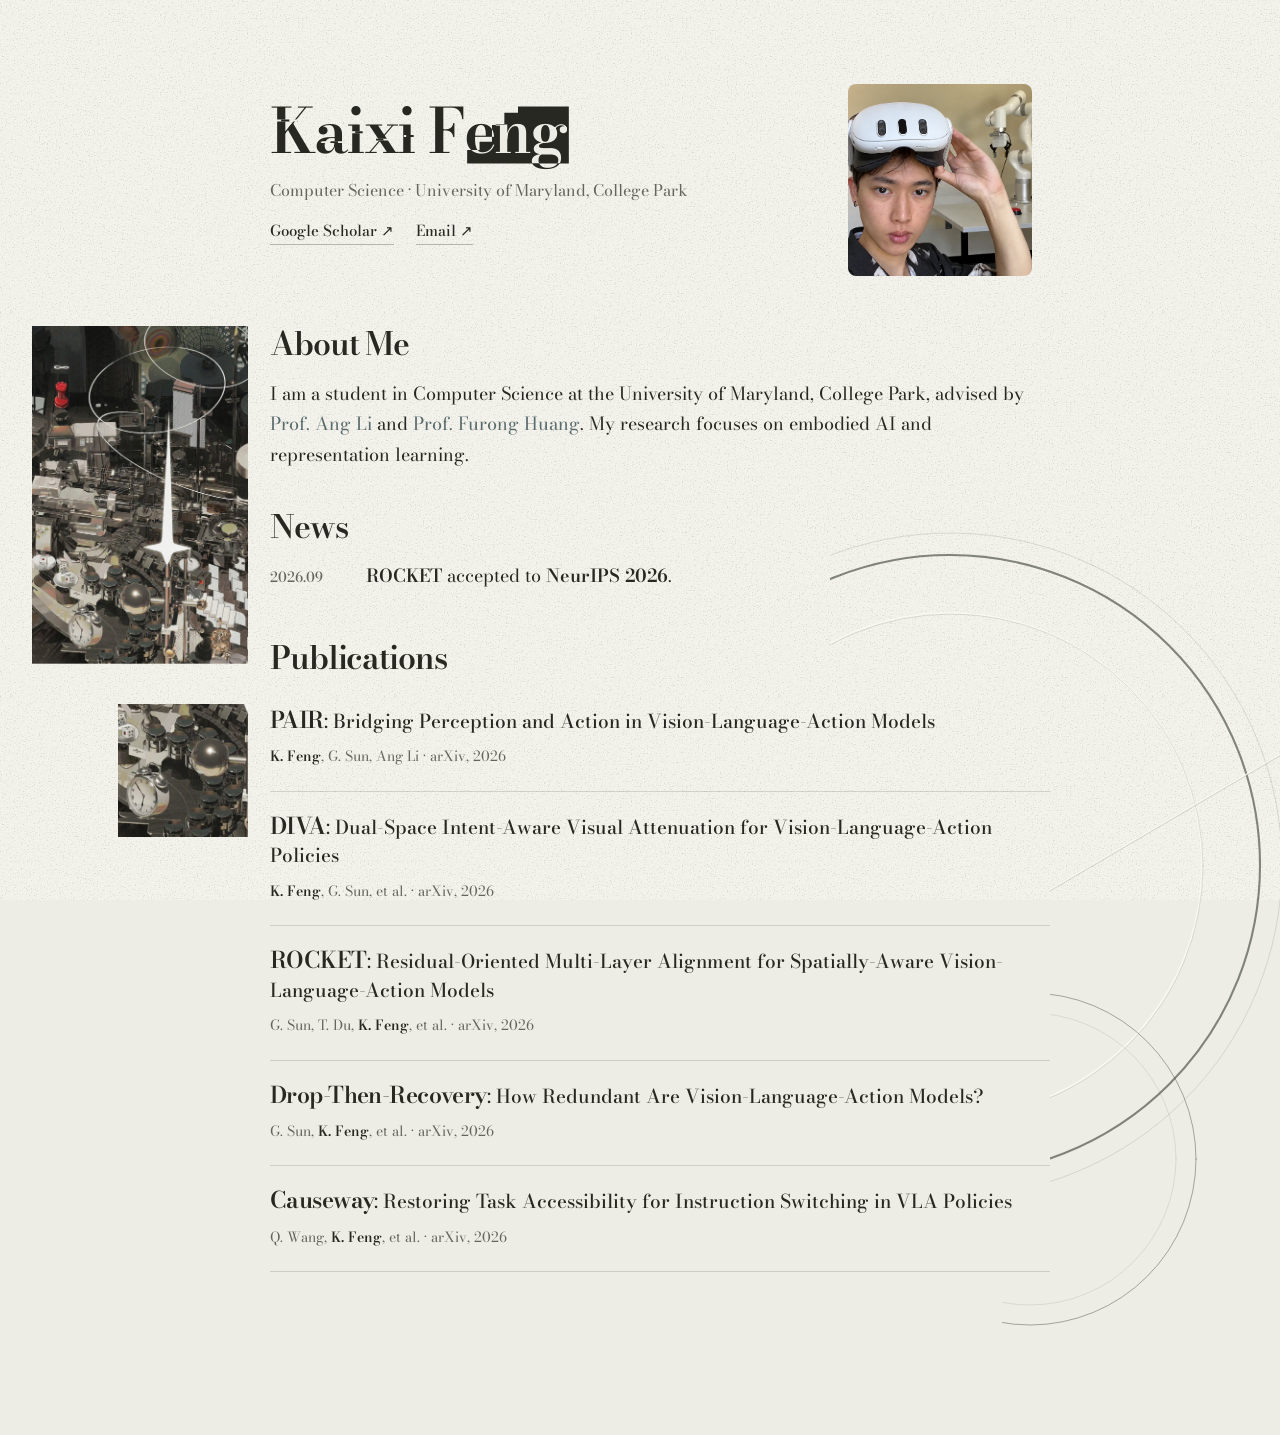
<file: index.html>
<!DOCTYPE html>

<html lang="en">
<head>
<meta charset="utf-8"/>
<meta content="width=device-width, initial-scale=1" name="viewport"/>
<meta content="#eeede5" name="theme-color"/>
<meta content="Kaixi Feng — Computer Science student at the University of Maryland, College Park. Research in embodied AI and representation learning." name="description"/>
<meta content="Kaixi Feng — Homepage" property="og:title"/>
<meta content="Research and publications in embodied AI and representation learning." property="og:description"/>
<meta content="website" property="og:type"/>
<meta content="index, follow" name="robots"/>
<link href="https://kaixi66.github.io/Kaixi-Feng.github.io/" rel="canonical"/>
<meta content="https://kaixi66.github.io/Kaixi-Feng.github.io/" property="og:url"/>
<meta content="https://kaixi66.github.io/Kaixi-Feng.github.io/assets/kaixi-portrait-retouched.png" property="og:image"/>
<meta content="Kaixi Feng with a VR headset and robot arm" property="og:image:alt"/>
<meta content="summary" name="twitter:card"/>
<script type="application/ld+json">
{"@context":"https://schema.org","@type":"Person","name":"Kaixi Feng","url":"https://kaixi66.github.io/Kaixi-Feng.github.io/","image":"https://kaixi66.github.io/Kaixi-Feng.github.io/assets/kaixi-portrait-retouched.png","email":"mailto:kaixi@terpmail.umd.edu","jobTitle":"Computer Science student","affiliation":{"@type":"CollegeOrUniversity","name":"University of Maryland, College Park","url":"https://www.umd.edu/"},"sameAs":["https://scholar.google.com/citations?user=DMrUs2QAAAAJ&hl=en"],"knowsAbout":["Embodied AI","Representation Learning","Vision-Language-Action"]}
</script>
<title>Kaixi Feng — Homepage</title>
<link href="./favicon.svg" rel="icon" type="image/svg+xml"/>
<link href="./styles.css?v=20261017-advisor-links" rel="stylesheet"/>
<script defer="" src="./visitor-insights.js?v=20261016-cookieless"></script>
<script defer="" src="./main.js?v=20261015-no-analytics-ui"></script>
</head>
<body>
<a class="skip-link" href="#main">Skip to content</a>
<div class="site-layout"><aside aria-hidden="true" class="art-rail art-rail-left">
<div class="art-left-group">
<div aria-hidden="true" class="art-panel art-left"><svg focusable="false" preserveaspectratio="xMidYMid slice" viewbox="140 0 900 1407"><image height="1407" href="./assets/mechanical-left.png" width="1056"/></svg></div>
<div class="art-detail-frame">
<div class="art-detail"><svg focusable="false" preserveAspectRatio="xMidYMid slice" viewBox="175 520 350 360"><image height="1031" href="./assets/mechanical-detail.png" width="886"/></svg></div>
</div>
</div>
</aside><div class="page" id="top">
<header aria-label="Profile" class="profile">
<div class="identity"><h1 aria-label="Kaixi Feng"><svg class="name-wordmark" aria-hidden="true" focusable="false" viewBox="0 0 492 128">
<defs>
<path id="name-field" d="M400 25H482V117H318V95H338V82H358V55H378V35H400Z"/>
<clipPath id="name-inverse"><use href="#name-field"/></clipPath>
<clipPath id="name-noise-k"><path d="M10 46H45V49H10Z"/></clipPath>
<clipPath id="name-noise-a"><path d="M82 81H122V84H82Z"/></clipPath>
<clipPath id="name-noise-i-first"><path d="M130 65H157V68H130Z"/></clipPath>
<clipPath id="name-noise-x"><path d="M171 77H204V80H171Z"/></clipPath>
<clipPath id="name-noise-i-last"><path d="M216 71H242V74H216Z"/></clipPath>
<g id="name-type"><text x="0" y="100" font-size="100" font-family="Bodoni Moda" font-weight="600" style="font-optical-sizing:none;font-variation-settings: &quot;opsz&quot; 12;letter-spacing:-4px">Kaixi Feng</text></g>
<g id="name-composition"><use href="#name-field" class="wordmark-ink"/><use href="#name-type" class="wordmark-ink"/><use href="#name-type" class="wordmark-paper" clip-path="url(#name-inverse)"/></g>
</defs>
<use href="#name-composition"/>
<path d="M10 46H45V49H10ZM82 81H122V84H82ZM130 65H157V68H130ZM171 77H204V80H171ZM216 71H242V74H216Z" class="wordmark-paper"/>
<g clip-path="url(#name-noise-k)"><use href="#name-type" transform="translate(6 0)" class="wordmark-ink"/></g>
<g clip-path="url(#name-noise-a)"><use href="#name-type" transform="translate(-5 0)" class="wordmark-ink"/></g>
<g clip-path="url(#name-noise-i-first)"><use href="#name-type" transform="translate(5 0)" class="wordmark-ink"/></g>
<g clip-path="url(#name-noise-x)"><use href="#name-type" transform="translate(-5 0)" class="wordmark-ink"/></g>
<g clip-path="url(#name-noise-i-last)"><use href="#name-type" transform="translate(5 0)" class="wordmark-ink"/></g>

</svg></h1><p class="profile-role">Computer Science · University of Maryland, College Park</p><div class="profile-links">
<a href="https://scholar.google.com/citations?user=DMrUs2QAAAAJ&amp;hl=en" rel="noopener noreferrer" target="_blank">Google Scholar ↗</a>
<a href="mailto:kaixi@terpmail.umd.edu" aria-label="Email Kaixi Feng at kaixi@terpmail.umd.edu">Email ↗</a>
</div></div>
<div class="portrait"><img src="./assets/kaixi-portrait-retouched.png" alt="Kaixi Feng wearing a VR headset beside a robot arm in a robotics lab" width="184" height="192" fetchpriority="high"/></div>
</header>
<main class="content" id="main">
<section aria-labelledby="about-heading" class="content-section" id="about">
<h2 id="about-heading">About Me</h2>
<p>I am a student in Computer Science at the University of Maryland, College Park, advised by <a class="advisor-link" href="https://www.ang-li.com/" rel="noopener noreferrer" target="_blank">Prof. Ang Li</a> and <a class="advisor-link" href="https://furong-huang.com/" rel="noopener noreferrer" target="_blank">Prof. Furong Huang</a>. My research focuses on embodied AI and representation learning.</p>
</section>
<section aria-labelledby="news-heading" class="content-section" id="news">
<h2 id="news-heading">News</h2>
<ul class="news-list"><li><time datetime="2026-09">2026.09</time><p><strong>ROCKET</strong> accepted to <strong>NeurIPS 2026</strong>.</p></li></ul>
</section>
<section aria-labelledby="publications-heading" class="content-section publications-section" id="publications">
<h2 id="publications-heading">Publications</h2>
<div class="publication-list">
<article class="publication">
<h3><a href="https://arxiv.org/abs/2610.09016" rel="noopener noreferrer" target="_blank"><span class="paper-name">PAIR</span>: Bridging Perception and Action in Vision-Language-Action Models</a></h3>
<p><strong>K. Feng</strong>, G. Sun, Ang Li<span class="venue"> · arXiv, 2026</span></p>
</article>
<article class="publication">
<h3><a href="https://arxiv.org/abs/2610.09144" rel="noopener noreferrer" target="_blank"><span class="paper-name">DIVA</span>: Dual-Space Intent-Aware Visual Attenuation for Vision-Language-Action Policies</a></h3>
<p><strong>K. Feng</strong>, G. Sun, et al.<span class="venue"> · arXiv, 2026</span></p>
</article>
<article class="publication">
<h3><a href="https://arxiv.org/abs/2602.17951" rel="noopener noreferrer" target="_blank"><span class="paper-name">ROCKET</span>: Residual-Oriented Multi-Layer Alignment for Spatially-Aware Vision-Language-Action Models</a></h3>
<p>G. Sun, T. Du, <strong>K. Feng</strong>, et al.<span class="venue"> · arXiv, 2026</span></p>
</article>
<article class="publication">
<h3><a href="https://arxiv.org/abs/2606.27755" rel="noopener noreferrer" target="_blank"><span class="paper-name">Drop-Then-Recovery</span>: How Redundant Are Vision-Language-Action Models?</a></h3>
<p>G. Sun, <strong>K. Feng</strong>, et al.<span class="venue"> · arXiv, 2026</span></p>
</article>
<article class="publication">
<h3><a href="https://arxiv.org/abs/2609.30913" rel="noopener noreferrer" target="_blank"><span class="paper-name">Causeway</span>: Restoring Task Accessibility for Instruction Switching in VLA Policies</a></h3>
<p>Q. Wang, <strong>K. Feng</strong>, et al.<span class="venue"> · arXiv, 2026</span></p>
</article>
</div>
</section>
</main>
</div><aside aria-hidden="true" class="art-rail orbital-field"><img src="./assets/etched-orbit.svg" alt="" width="680" height="910" decoding="async"/></aside></div>
</body>
</html>
</file>
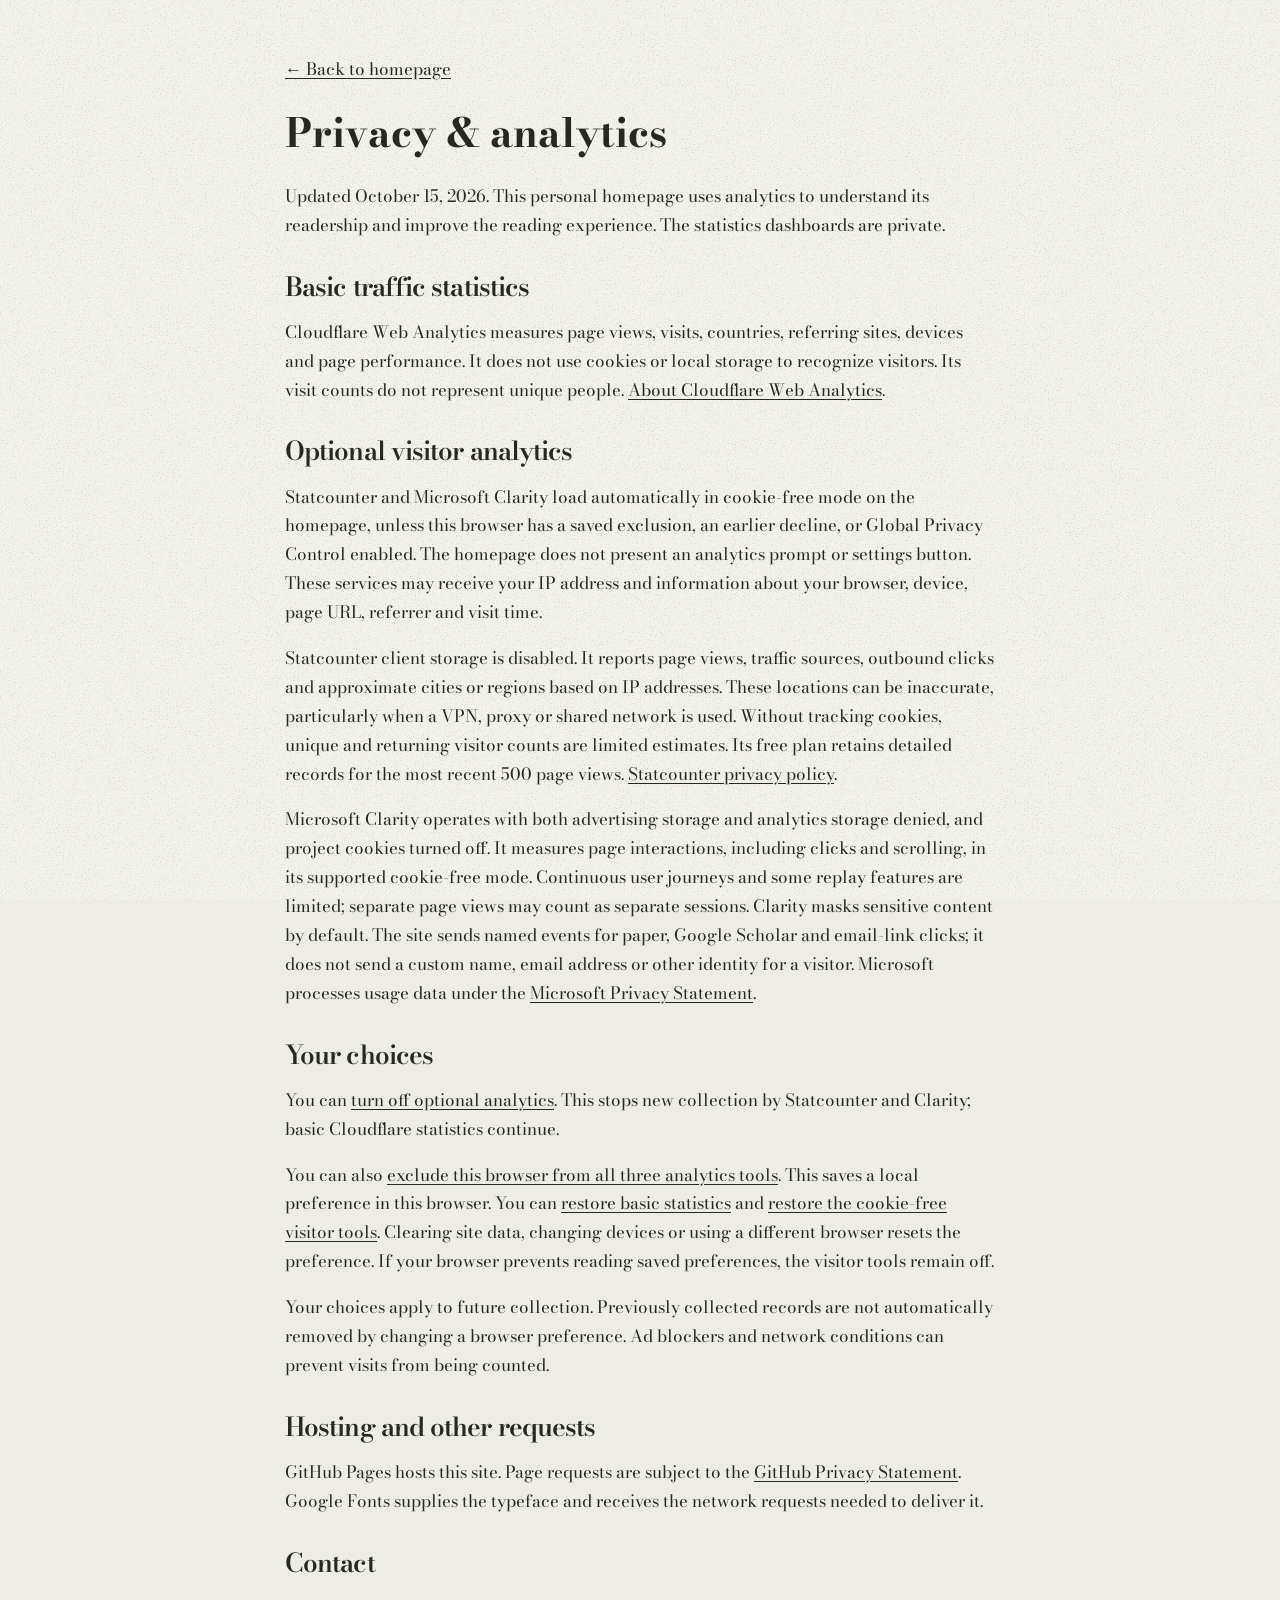
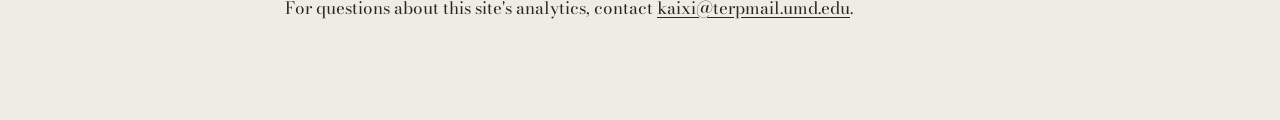
<file: privacy.html>
<!doctype html>
<html lang="en">
<head>
<meta charset="utf-8">
<meta name="viewport" content="width=device-width, initial-scale=1">
<meta name="description" content="How Kaixi Feng's homepage uses optional visitor analytics and how to change your choices.">
<title>Privacy &amp; analytics — Kaixi Feng</title>
<link rel="icon" href="./favicon.svg" type="image/svg+xml">
<link rel="stylesheet" href="./styles.css?v=20261015-insights-1">
<link rel="canonical" href="https://kaixi66.github.io/Kaixi-Feng.github.io/privacy.html">
</head>
<body>
<main class="privacy-page">
<a href="./">← Back to homepage</a>
<h1>Privacy &amp; analytics</h1>
<p>Updated October 15, 2026. This personal homepage uses analytics to understand its readership and improve the reading experience. The statistics dashboards are private.</p>
<h2>Basic traffic statistics</h2>
<p>Cloudflare Web Analytics measures page views, visits, countries, referring sites, devices and page performance. It does not use cookies or local storage to recognize visitors. Its visit counts do not represent unique people. <a href="https://www.cloudflare.com/web-analytics/" rel="noopener noreferrer" target="_blank">About Cloudflare Web Analytics</a>.</p>
<h2>Optional visitor analytics</h2>
<p>Statcounter and Microsoft Clarity load automatically in cookie-free mode on the homepage, unless this browser has a saved exclusion, an earlier decline, or Global Privacy Control enabled. The homepage does not present an analytics prompt or settings button. These services may receive your IP address and information about your browser, device, page URL, referrer and visit time.</p>
<p>Statcounter client storage is disabled. It reports page views, traffic sources, outbound clicks and approximate cities or regions based on IP addresses. These locations can be inaccurate, particularly when a VPN, proxy or shared network is used. Without tracking cookies, unique and returning visitor counts are limited estimates. Its free plan retains detailed records for the most recent 500 page views. <a href="https://statcounter.com/about/legal/#privacy" rel="noopener noreferrer" target="_blank">Statcounter privacy policy</a>.</p>
<p>Microsoft Clarity operates with both advertising storage and analytics storage denied, and project cookies turned off. It measures page interactions, including clicks and scrolling, in its supported cookie-free mode. Continuous user journeys and some replay features are limited; separate page views may count as separate sessions. Clarity masks sensitive content by default. The site sends named events for paper, Google Scholar and email-link clicks; it does not send a custom name, email address or other identity for a visitor. Microsoft processes usage data under the <a href="https://privacy.microsoft.com/privacystatement" rel="noopener noreferrer" target="_blank">Microsoft Privacy Statement</a>.</p>
<h2>Your choices</h2>
<p>You can <a href="./?insights=off">turn off optional analytics</a>. This stops new collection by Statcounter and Clarity; basic Cloudflare statistics continue.</p>
<p>You can also <a href="./?analytics=off">exclude this browser from all three analytics tools</a>. This saves a local preference in this browser. You can <a href="./?analytics=on">restore basic statistics</a> and <a href="./?insights=on">restore the cookie-free visitor tools</a>. Clearing site data, changing devices or using a different browser resets the preference. If your browser prevents reading saved preferences, the visitor tools remain off.</p>
<p>Your choices apply to future collection. Previously collected records are not automatically removed by changing a browser preference. Ad blockers and network conditions can prevent visits from being counted.</p>
<h2>Hosting and other requests</h2>
<p>GitHub Pages hosts this site. Page requests are subject to the <a href="https://docs.github.com/en/site-policy/privacy-policies/github-general-privacy-statement" rel="noopener noreferrer" target="_blank">GitHub Privacy Statement</a>. Google Fonts supplies the typeface and receives the network requests needed to deliver it.</p>
<h2>Contact</h2>
<p>For questions about this site's analytics, contact <a href="mailto:kaixi@terpmail.umd.edu">kaixi@terpmail.umd.edu</a>.</p>
</main>
</body>
</html>
</file>
<file: styles.css>
@import url('https://fonts.googleapis.com/css2?family=Bodoni+Moda:opsz,wght@6..96,400;6..96,500;6..96,600&display=swap');

:root{--paper:#eeede5;--ink:#272821;--muted:#64655d;--line:rgba(57,58,45,.17);--accent:#596a6d;--serif:'Bodoni Moda','Bodoni MT','Times New Roman',serif}
*{box-sizing:border-box}
html{scroll-behavior:smooth}
body{margin:0;background:var(--paper);color:var(--ink);font-family:var(--serif);font-weight:400;font-optical-sizing:none;font-variation-settings:"opsz" 12;-webkit-font-smoothing:antialiased}
body::before{content:"";position:fixed;inset:0;z-index:0;pointer-events:none;background:url('./grain.svg') repeat;background-size:384px 384px;opacity:.88;mix-blend-mode:soft-light}
::selection{background:#d0c8b7}
a{color:inherit;text-decoration:none}
a:hover{color:var(--accent)}
a:focus-visible{outline:2px solid var(--accent);outline-offset:5px}
.advisor-link{color:var(--accent)}
.advisor-link:hover,.advisor-link:focus-visible{color:#40575b;text-decoration:underline;text-decoration-color:rgba(64,87,91,.4);text-decoration-thickness:1px;text-underline-offset:.16em}
.skip-link{position:absolute;top:-70px;left:20px;background:var(--ink);color:var(--paper);padding:12px 18px;z-index:40}.skip-link:focus{top:12px}

.site-layout{position:relative;z-index:1;display:grid;grid-template-columns:minmax(0,1fr) minmax(0,900px) minmax(0,.8fr);grid-template-rows:repeat(4,auto);column-gap:58px;align-items:start;max-width:1640px;margin:0 auto;padding:92px 48px 120px}
/* Shared rows anchor the illustrations to content, including when text wraps. */
.page{min-width:0;display:grid;grid-column:2;grid-row:1 / 5;grid-template-rows:subgrid}
.profile{grid-row:1}
.content{display:grid;grid-row:2 / 5;grid-template-rows:subgrid;min-width:0}
#about{grid-row:1;padding-bottom:38px}
#news{grid-row:2;padding-bottom:48px}
#publications{grid-row:3}
.art-rail{position:relative;min-width:0}
.art-rail-left{grid-column:1;grid-row:2 / 5}
.art-panel{position:relative;pointer-events:none}
.art-panel>svg{display:block;width:100%;height:100%;overflow:hidden}
.art-left-group{width:calc(100% + 16px);max-width:244px;margin:0 0 0 auto}
.art-left{width:100%;aspect-ratio:900/1407;margin:0}
.art-detail-frame{position:relative;width:60%;max-width:156px;margin:40px 0 0 auto}
.art-detail{width:100%;aspect-ratio:350/360;overflow:hidden}
.art-detail svg{display:block;width:100%;height:100%}
/* Reveal the arc ends in the upper/lower whitespace; mask the reading area. */
.orbital-field{position:absolute;grid-column:3;grid-row:3 / 5;top:16px;left:-278px;height:910px;width:calc(100% + 278px);overflow:hidden;clip-path:polygon(0 0,100% 0,100% 100%,172px 100%,172px 740px,220px 740px,220px 170px,0 170px);pointer-events:none;user-select:none}
.orbital-field img{position:absolute;left:-180px;top:0;display:block;width:680px;height:910px;max-width:none}

.profile{position:relative}

.profile{display:grid;grid-template-columns:minmax(0,max-content) 184px;justify-content:start;align-items:center;gap:196px;margin-bottom:62px}
.portrait{position:relative;top:12px;width:184px;aspect-ratio:23/24;overflow:hidden;border-radius:8px}
.portrait img{display:block;width:100%;height:100%;object-fit:cover;object-position:50% 35%}
.profile h1{font-family:var(--serif);font-size:70px;line-height:1;letter-spacing:-.04em;font-weight:600;margin:0 0 19px;font-optical-sizing:none;font-variation-settings:"opsz" 12}

/* Hard-edged, static wordmark: shared geometry keeps the inverse lettering aligned. */
.name-wordmark{display:block;width:4.92em;height:1.28em;margin-bottom:-.18em;overflow:visible}
.name-wordmark text{font-family:var(--serif);font-size:100px;font-weight:600;font-optical-sizing:none;font-variation-settings:"opsz" 12;letter-spacing:-4px}
.wordmark-ink{fill:var(--ink)}
.wordmark-paper{fill:var(--paper)}

.profile-role{font-size:16px;line-height:1.5;color:var(--muted);margin:0}
.profile-links{display:flex;align-items:center;gap:22px;margin-top:18px}
.profile-links a{font-size:15px;line-height:1.4;font-weight:500;border-bottom:1px solid #b5b4a8;padding-bottom:3px}

.content-section{position:relative;margin:0;scroll-margin-top:32px}
h2{font-family:var(--serif);font-size:32px;line-height:1.12;letter-spacing:-.035em;font-weight:600;margin:0 0 17px;font-optical-sizing:none;font-variation-settings:"opsz" 12}
.content-section>p{font-size:18px;line-height:1.7;margin:0;max-width:78ch}
.news-list{list-style:none;margin:0;padding:0}
.news-list li{display:grid;grid-template-columns:76px minmax(0,1fr);gap:20px;align-items:baseline}
.news-list time{font-size:14px;font-weight:500;color:var(--muted);white-space:nowrap}
.news-list p{font-size:18px;line-height:1.7;margin:0}
.news-list strong{font-weight:600}
.publications-section{position:relative;margin:0}
.publications-section h2{margin-bottom:10px}
.publication{padding:22px 0 23px;border-bottom:1px solid var(--line)}
.publication h3{font-size:19px;line-height:1.5;letter-spacing:0;font-weight:500;margin:0 0 9px}
.paper-name{font-family:var(--serif);font-size:23px;font-weight:600;letter-spacing:-.025em;line-height:1;font-optical-sizing:none;font-variation-settings:"opsz" 12}
.publication p{font-size:14px;line-height:1.6;color:var(--muted);margin:0}
.publication p strong{font-weight:600;color:var(--ink)}
.venue{white-space:nowrap}

@media(max-width:1390px){.site-layout{grid-template-columns:minmax(0,1fr) minmax(0,780px) minmax(0,.8fr);column-gap:38px;padding:72px 32px 100px}.profile h1{font-size:62px}.profile{gap:160px}.art-left-group{margin-left:0}.orbital-field{width:calc(100% + 258px);left:-258px}}
@media(max-width:1100px){.site-layout{display:block;max-width:876px;padding:56px 24px 90px}.page,.content{display:block}.art-rail{display:none}.profile{grid-template-columns:minmax(0,max-content) 152px;gap:28px;margin-bottom:50px}.portrait{top:0;width:152px}.profile h1{font-size:46px}.profile-role{font-size:15px}}
@media(max-width:800px){.site-layout{max-width:640px;padding:40px 28px 68px}.profile{grid-template-columns:minmax(0,max-content) 120px;gap:20px;margin-bottom:43px}.portrait{width:120px}.profile h1{font-size:38px;margin-bottom:14px}.profile-role{font-size:14px;line-height:1.6}.profile-links{gap:18px;margin-top:14px}.profile-links a{font-size:14px}#about{padding-bottom:30px}#news{padding-bottom:38px}h2{font-size:30px;margin-bottom:14px}.content-section>p{font-size:17px;line-height:1.7}.news-list p{font-size:17px}.news-list li{grid-template-columns:65px minmax(0,1fr);gap:15px}.news-list time{font-size:13px}.publication{padding:20px 0}.publication h3{font-size:18px}.paper-name{font-size:21px}.publication p{font-size:13px}}
@media(max-width:390px){.site-layout{padding-left:22px;padding-right:22px}.profile{grid-template-columns:minmax(0,max-content) 112px;gap:19px}.portrait{width:112px}.profile h1{font-size:35px}.profile-links{gap:14px}.profile-links a{font-size:13px}}
@media(max-width:360px){.profile{grid-template-columns:minmax(0,max-content) 104px;gap:16px}.portrait{width:104px}.profile h1{font-size:30px}.profile-links{gap:12px}.profile-links a{font-size:12px}}
@media(prefers-reduced-motion:reduce){html{scroll-behavior:auto}}

[hidden]{display:none!important}
.privacy-page{position:relative;z-index:1;max-width:760px;margin:0 auto;padding:55px 25px 80px;font-size:17px;line-height:1.7}
.privacy-page h1{font-size:40px;line-height:1.2;margin:25px 0}
.privacy-page h2{font-size:26px;margin:32px 0 12px}
.privacy-page a{text-decoration:underline;text-underline-offset:3px}
</file>
